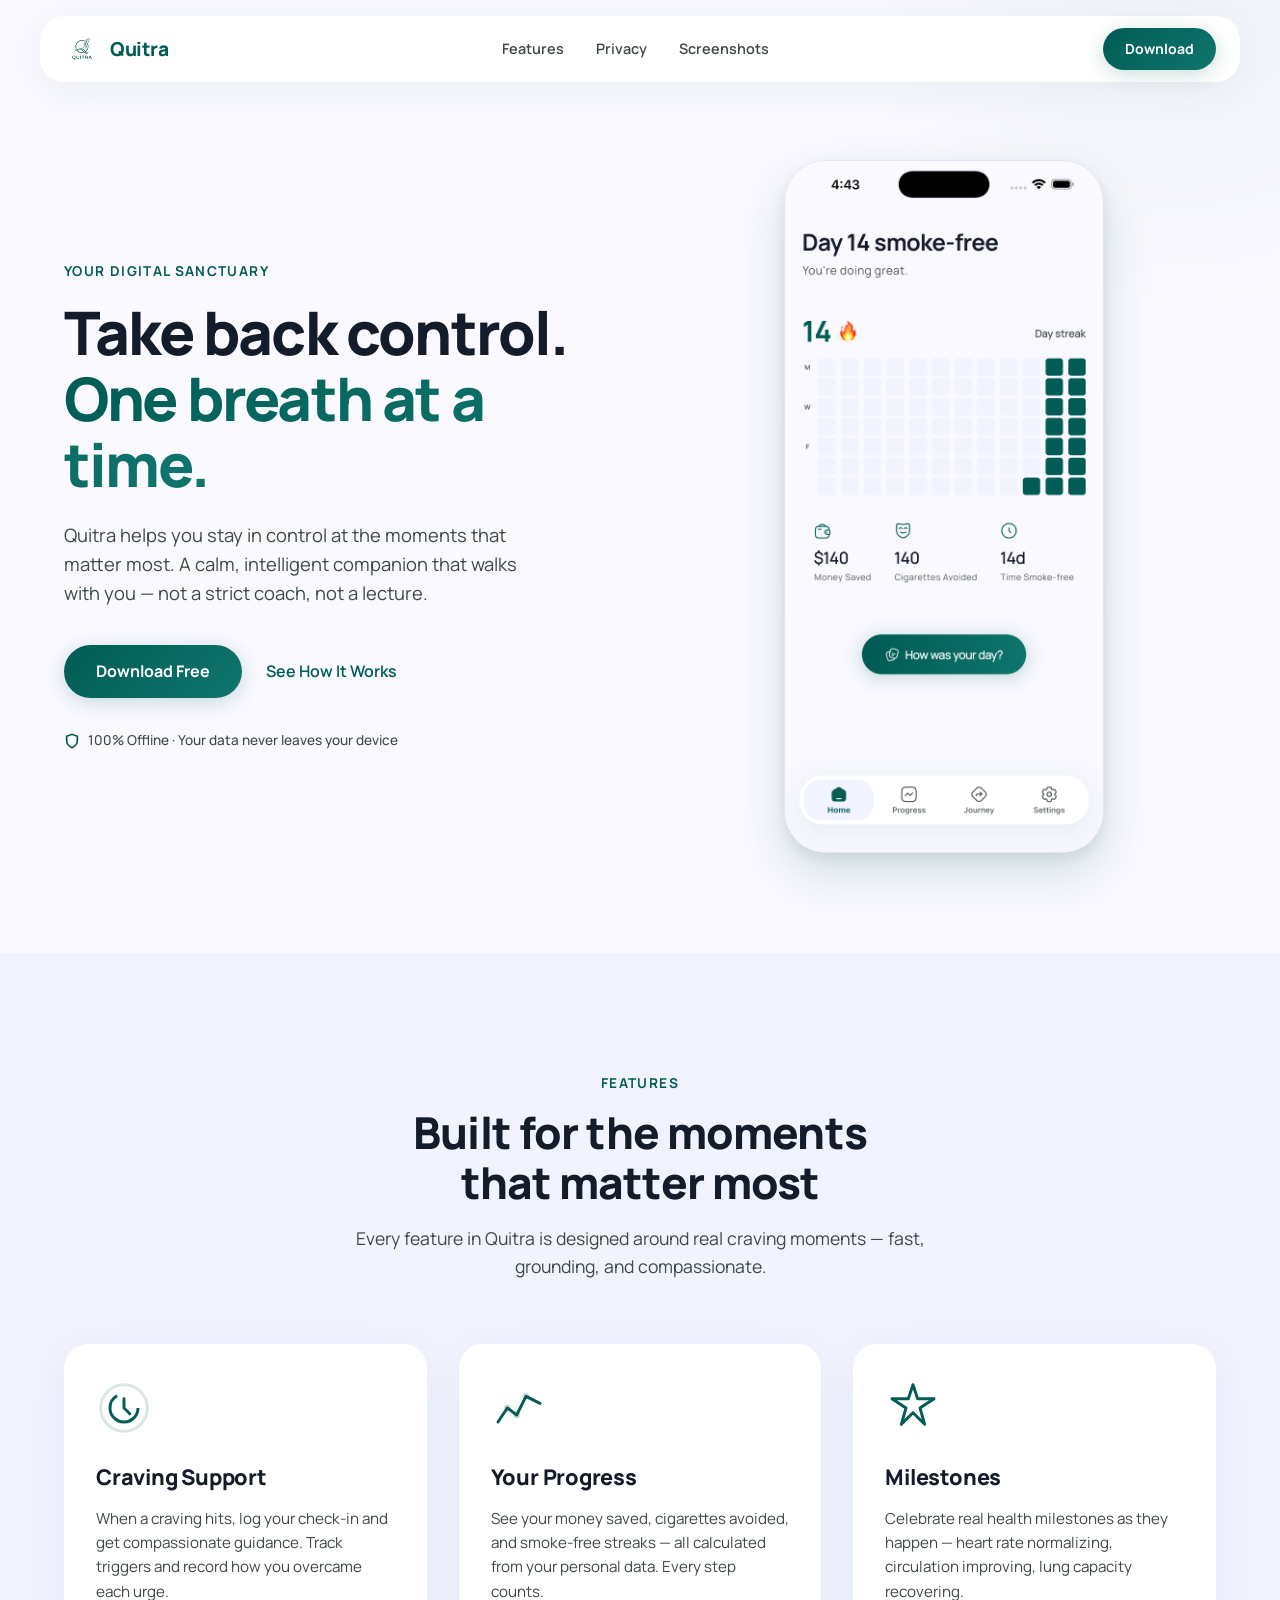
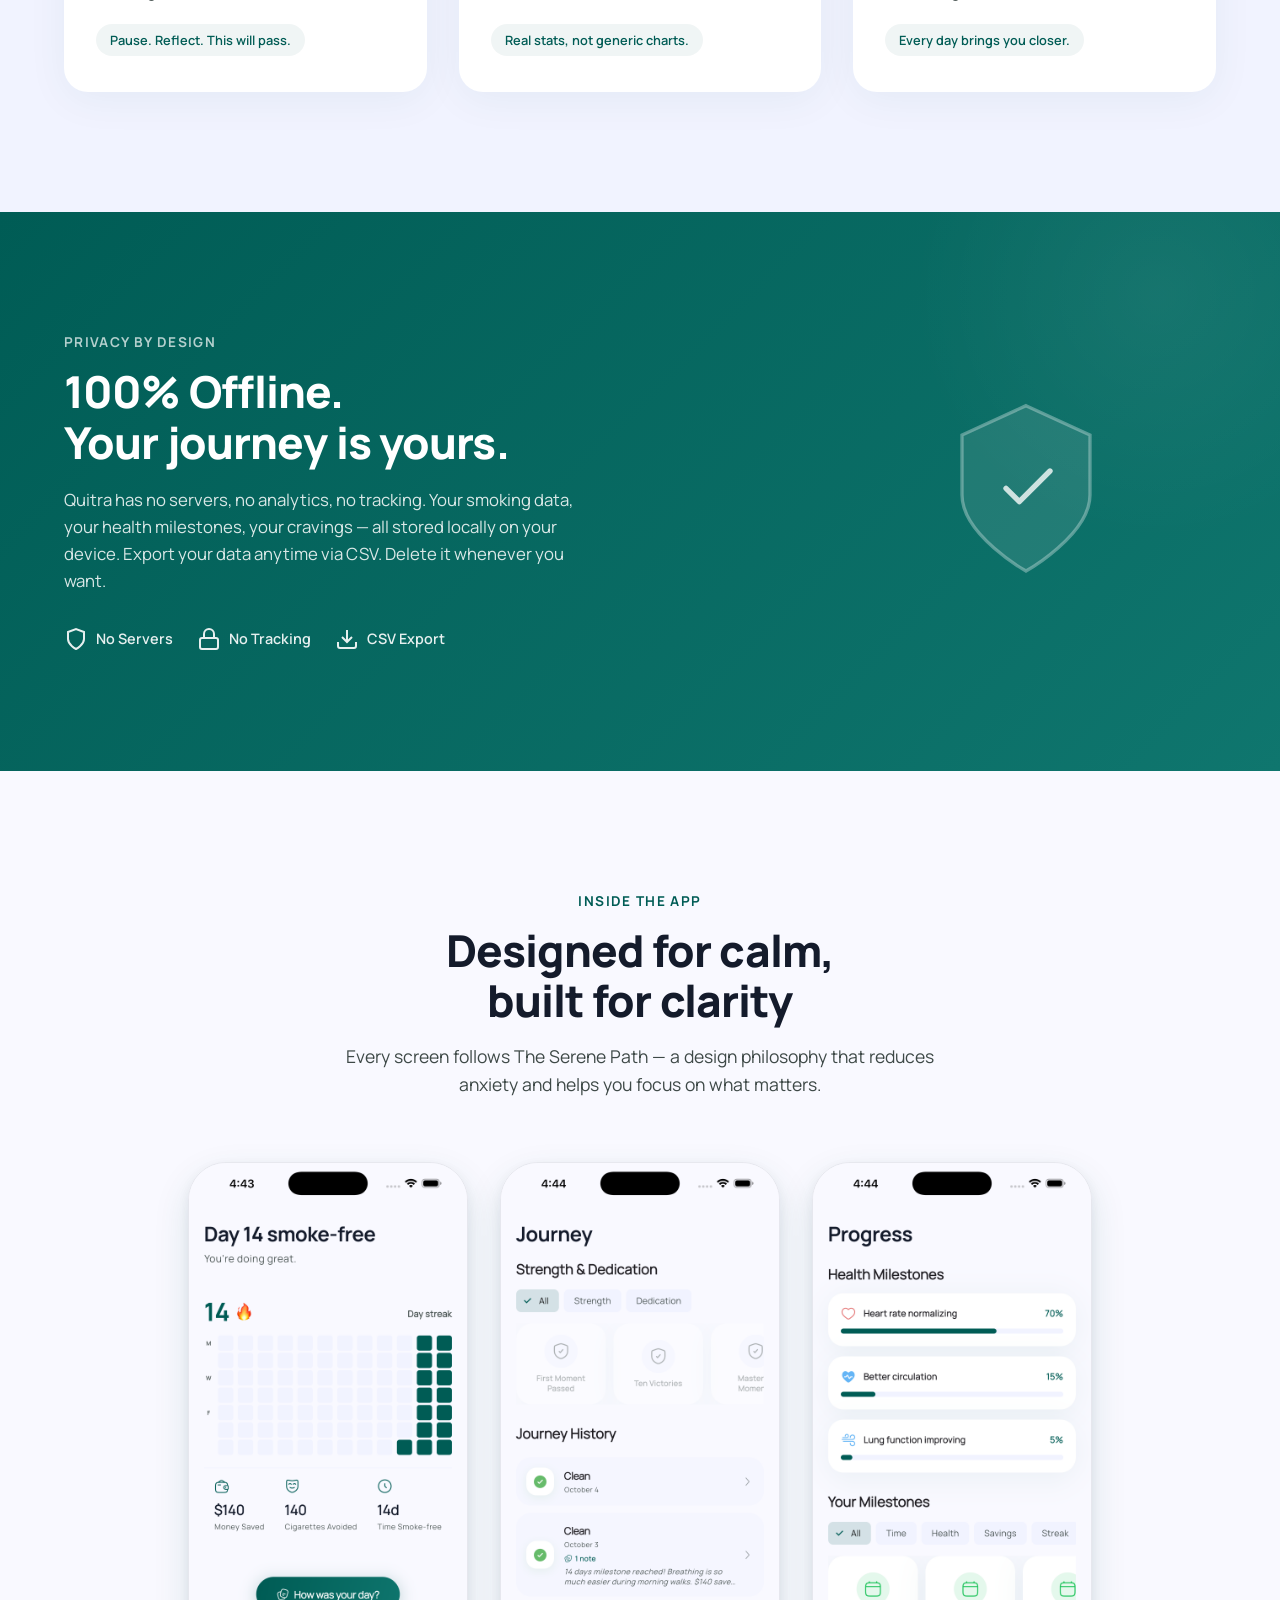
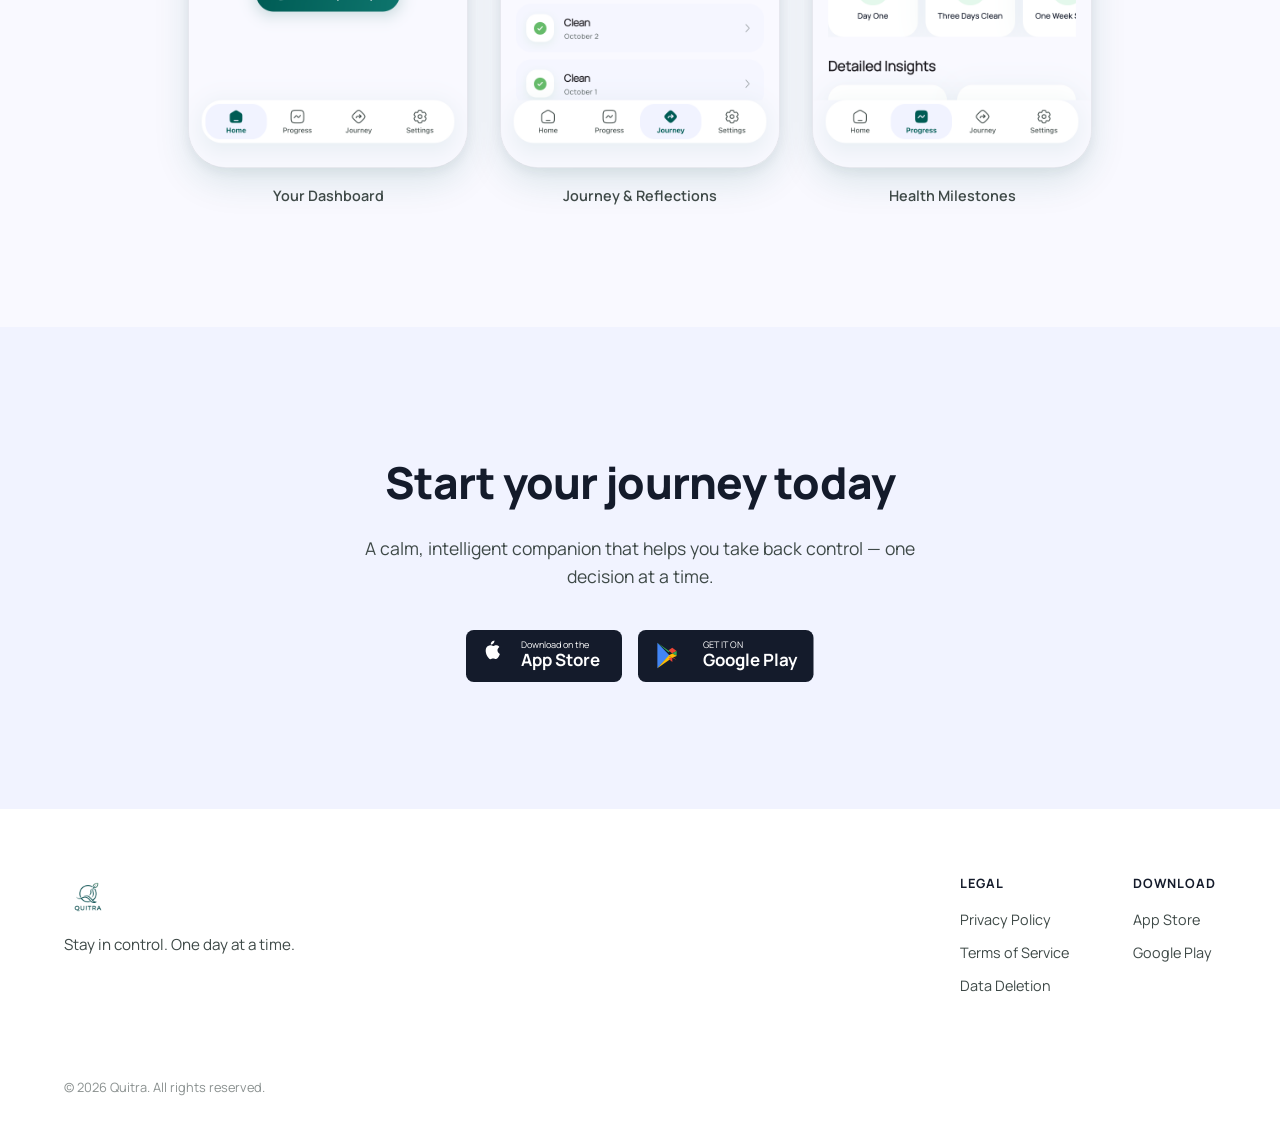
<file: site/index.html>
<!DOCTYPE html>
<html lang="en">
<head>
  <meta charset="UTF-8">
  <meta name="viewport" content="width=device-width, initial-scale=1.0">
  <title>Quitra — Quit Smoking Smart</title>
  <meta name="description" content="Quitra helps you stay in control at the moments that matter most. A calm, intelligent companion for quitting smoking — 100% offline, 100% private.">
  <link rel="icon" type="image/png" href="images/logo.png">

  <!-- Fonts -->
  <link rel="preconnect" href="https://fonts.googleapis.com">
  <link rel="preconnect" href="https://fonts.gstatic.com" crossorigin>
  <link href="https://fonts.googleapis.com/css2?family=Manrope:wght@400;500;600;700;800&display=swap" rel="stylesheet">

  <link rel="stylesheet" href="style.css">
</head>
<body>

  <!-- ===================== NAVBAR ===================== -->
  <nav class="navbar" id="navbar">
    <div class="navbar-inner container">
      <a href="/" class="navbar-brand" aria-label="Quitra Home">
        <img src="images/logo.png" alt="Quitra Logo" class="navbar-logo">
        <span class="navbar-wordmark">Quitra</span>
      </a>
      <ul class="navbar-links" id="navbar-links">
        <li><a href="#features">Features</a></li>
        <li><a href="#privacy">Privacy</a></li>
        <li><a href="#screenshots">Screenshots</a></li>
      </ul>
      <a href="#download" class="btn-pill btn-sm navbar-cta">Download</a>
      <button class="navbar-toggle" id="navbar-toggle" aria-label="Toggle navigation menu">
        <span></span><span></span><span></span>
      </button>
    </div>
  </nav>

  <!-- ===================== HERO ===================== -->
  <section class="hero" id="hero">
    <div class="container hero-grid">
      <div class="hero-content">
        <p class="hero-eyebrow">Your Digital Sanctuary</p>
        <h1 class="hero-title">Take back control.<br><span class="hero-title-accent">One breath at a time.</span></h1>
        <p class="hero-subtitle">Quitra helps you stay in control at the moments that matter most. A calm, intelligent companion that walks with you — not a strict coach, not a lecture.</p>
        <div class="hero-actions">
          <a href="#download" class="btn-pill">Download Free</a>
          <a href="#features" class="btn-ghost">See How It Works</a>
        </div>
        <div class="hero-trust">
          <svg width="16" height="16" viewBox="0 0 24 24" fill="none" stroke="currentColor" stroke-width="2.5"><path d="M12 22s8-4 8-10V5l-8-3-8 3v7c0 6 8 10 8 10z"/></svg>
          <span>100% Offline · Your data never leaves your device</span>
        </div>
      </div>
      <div class="hero-visual">
        <div class="hero-phone-wrapper">
          <img src="images/hero-phone.png" alt="Quitra app showing 14 days smoke-free dashboard" class="hero-phone" loading="eager">
          <div class="hero-phone-glow"></div>
        </div>
      </div>
    </div>
  </section>

  <!-- ===================== FEATURES ===================== -->
  <section class="features" id="features">
    <div class="container">
      <div class="section-header">
        <p class="section-eyebrow">Features</p>
        <h2 class="section-title">Built for the moments<br>that matter most</h2>
        <p class="section-subtitle">Every feature in Quitra is designed around real craving moments — fast, grounding, and compassionate.</p>
      </div>
      <div class="features-grid">

        <div class="feature-card">
          <div class="feature-icon">
            <svg viewBox="0 0 48 48" fill="none"><circle cx="24" cy="24" r="20" stroke="currentColor" stroke-width="2.5" opacity="0.15"/><circle cx="24" cy="24" r="12" stroke="currentColor" stroke-width="2.5" stroke-dasharray="50 25"/><path d="M24 16v8l5 5" stroke="currentColor" stroke-width="2.5" stroke-linecap="round"/></svg>
          </div>
          <h3 class="feature-title">Craving Support</h3>
          <p class="feature-body">When a craving hits, log your check-in and get compassionate guidance. Track triggers and record how you overcame each urge.</p>
          <span class="feature-tag">Pause. Reflect. This will pass.</span>
        </div>

        <div class="feature-card">
          <div class="feature-icon">
            <svg viewBox="0 0 48 48" fill="none"><path d="M6 36 L14 24 L22 30 L30 14 L42 20" stroke="currentColor" stroke-width="2.5" stroke-linecap="round" stroke-linejoin="round"/><circle cx="14" cy="24" r="3" fill="currentColor" opacity="0.2"/><circle cx="22" cy="30" r="3" fill="currentColor" opacity="0.2"/><circle cx="30" cy="14" r="3" fill="currentColor" opacity="0.2"/></svg>
          </div>
          <h3 class="feature-title">Your Progress</h3>
          <p class="feature-body">See your money saved, cigarettes avoided, and smoke-free streaks — all calculated from your personal data. Every step counts.</p>
          <span class="feature-tag">Real stats, not generic charts.</span>
        </div>

        <div class="feature-card">
          <div class="feature-icon">
            <svg viewBox="0 0 48 48" fill="none"><path d="M24 4 L28 16 L42 16 L30 24 L34 38 L24 28 L14 38 L18 24 L6 16 L20 16Z" stroke="currentColor" stroke-width="2.5" stroke-linejoin="round"/></svg>
          </div>
          <h3 class="feature-title">Milestones</h3>
          <p class="feature-body">Celebrate real health milestones as they happen — heart rate normalizing, circulation improving, lung capacity recovering.</p>
          <span class="feature-tag">Every day brings you closer.</span>
        </div>

      </div>
    </div>
  </section>

  <!-- ===================== PRIVACY CALLOUT ===================== -->
  <section class="privacy-callout" id="privacy">
    <div class="container privacy-grid">
      <div class="privacy-content">
        <p class="privacy-eyebrow">Privacy by Design</p>
        <h2 class="privacy-title">100% Offline.<br>Your journey is yours.</h2>
        <p class="privacy-body">Quitra has no servers, no analytics, no tracking. Your smoking data, your health milestones, your cravings — all stored locally on your device. Export your data anytime via CSV. Delete it whenever you want.</p>
        <div class="privacy-badges">
          <div class="privacy-badge">
            <svg width="24" height="24" viewBox="0 0 24 24" fill="none" stroke="currentColor" stroke-width="2"><path d="M12 22s8-4 8-10V5l-8-3-8 3v7c0 6 8 10 8 10z"/></svg>
            <span>No Servers</span>
          </div>
          <div class="privacy-badge">
            <svg width="24" height="24" viewBox="0 0 24 24" fill="none" stroke="currentColor" stroke-width="2"><rect x="3" y="11" width="18" height="11" rx="2" ry="2"/><path d="M7 11V7a5 5 0 0 1 10 0v4"/></svg>
            <span>No Tracking</span>
          </div>
          <div class="privacy-badge">
            <svg width="24" height="24" viewBox="0 0 24 24" fill="none" stroke="currentColor" stroke-width="2"><path d="M21 15v4a2 2 0 0 1-2 2H5a2 2 0 0 1-2-2v-4"/><polyline points="7 10 12 15 17 10"/><line x1="12" y1="15" x2="12" y2="3"/></svg>
            <span>CSV Export</span>
          </div>
        </div>
      </div>
      <div class="privacy-visual">
        <div class="privacy-shield">
          <svg viewBox="0 0 120 140" fill="none">
            <path d="M60 8 L108 30 V75 C108 105 60 132 60 132 C60 132 12 105 12 75 V30 Z" fill="url(#shield-grad)" opacity="0.12"/>
            <path d="M60 8 L108 30 V75 C108 105 60 132 60 132 C60 132 12 105 12 75 V30 Z" stroke="white" stroke-width="2.5" opacity="0.4"/>
            <path d="M45 70 L55 80 L78 57" stroke="white" stroke-width="4" stroke-linecap="round" stroke-linejoin="round"/>
            <defs><linearGradient id="shield-grad" x1="12" y1="8" x2="108" y2="132"><stop stop-color="#fff" offset="0%"/><stop stop-color="#fff" offset="100%" stop-opacity="0.3"/></linearGradient></defs>
          </svg>
        </div>
      </div>
    </div>
  </section>

  <!-- ===================== SCREENSHOTS ===================== -->
  <section class="screenshots" id="screenshots">
    <div class="container">
      <div class="section-header">
        <p class="section-eyebrow">Inside the App</p>
        <h2 class="section-title">Designed for calm,<br>built for clarity</h2>
        <p class="section-subtitle">Every screen follows The Serene Path — a design philosophy that reduces anxiety and helps you focus on what matters.</p>
      </div>
      <div class="screenshots-track">
        <div class="screenshot-card">
          <img src="images/hero-phone.png" alt="Quitra dashboard showing smoke-free streak and heatmap" loading="lazy">
          <p class="screenshot-label">Your Dashboard</p>
        </div>
        <div class="screenshot-card">
          <img src="images/journey-screen.png" alt="Quitra journey timeline showing daily reflections and notes" loading="lazy">
          <p class="screenshot-label">Journey & Reflections</p>
        </div>
        <div class="screenshot-card">
          <img src="images/milestones-screen.png" alt="Health milestones timeline showing recovery progress" loading="lazy">
          <p class="screenshot-label">Health Milestones</p>
        </div>
      </div>
    </div>
  </section>

  <!-- ===================== DOWNLOAD CTA ===================== -->
  <section class="download" id="download">
    <div class="container download-content">
      <h2 class="download-title">Start your journey today</h2>
      <p class="download-subtitle">A calm, intelligent companion that helps you take back control — one decision at a time.</p>
      <div class="store-badges">
        <a href="#" class="store-badge" aria-label="Download on the App Store">
          <svg viewBox="0 0 120 40" fill="none">
            <rect width="120" height="40" rx="6" fill="#141B2B"/>
            <text x="42" y="14" fill="white" font-size="7" font-family="Manrope, sans-serif" font-weight="400">Download on the</text>
            <text x="42" y="28" fill="white" font-size="13" font-family="Manrope, sans-serif" font-weight="700">App Store</text>
            <g transform="translate(12, 7) scale(0.7)" fill="white"><path d="M18.71 19.5C17.88 20.74 17.02 21.96 15.77 21.99C14.53 22.02 14.12 21.27 12.71 21.27C11.3 21.27 10.84 21.96 9.67 22.02C8.45 22.08 7.46 20.68 6.62 19.45C4.9 16.93 3.58 12.35 5.36 9.28C6.24 7.75 7.82 6.76 9.54 6.73C10.72 6.71 11.84 7.53 12.57 7.53C13.3 7.53 14.68 6.53 16.12 6.7C16.73 6.72 18.5 6.95 19.58 8.61C19.49 8.67 17.39 9.87 17.41 12.39C17.44 15.41 20.06 16.38 20.09 16.39C20.07 16.44 19.67 17.84 18.71 19.5ZM13.08 4.62C13.78 3.78 14.25 2.62 14.11 1.44C13.11 1.49 11.9 2.11 11.17 2.95C10.52 3.69 9.95 4.87 10.12 6.01C11.23 6.09 12.37 5.46 13.08 4.62Z"/></g>
          </svg>
        </a>
        <a href="#" class="store-badge" aria-label="Get it on Google Play">
          <svg viewBox="0 0 135 40" fill="none">
            <rect width="135" height="40" rx="6" fill="#141B2B"/>
            <text x="50" y="14" fill="white" font-size="7" font-family="Manrope, sans-serif" font-weight="400">GET IT ON</text>
            <text x="50" y="28" fill="white" font-size="13" font-family="Manrope, sans-serif" font-weight="700">Google Play</text>
            <g transform="translate(12, 8) scale(0.58)"><path fill="#4285F4" d="M5 3.1L21.2 20 5 36.9V3.1z"/><path fill="#34A853" d="M24.8 17.1L5 3.1l14.8 12.7 5-2.7z"/><path fill="#FBBC04" d="M5 36.9l19.8-14-5-2.7L5 36.9z"/><path fill="#EA4335" d="M24.8 17.1l5.8-3.1L24.8 9.8l-5 3.1 5 4.2z"/><path fill="#EA4335" d="M24.8 22.9l5.8 3.1-5.8-4.2-5 2.7 5 4.2z"/><path fill="#34A853" d="M30.6 14l-5.8 3.1 5.8 3.1V14z"/><path fill="#FBBC04" d="M24.8 22.9l-5-2.7v-.2l5-2.7 5.8 3.1v.2l-5.8 2.3z"/></g>
          </svg>
        </a>
      </div>
    </div>
  </section>

  <!-- ===================== FOOTER ===================== -->
  <footer class="footer">
    <div class="container footer-inner">
      <div class="footer-brand">
        <img src="images/logo.png" alt="Quitra Logo" class="footer-logo">
        <p class="footer-tagline">Stay in control. One day at a time.</p>
      </div>
      <div class="footer-links">
        <div class="footer-col">
          <h4 class="footer-col-title">Legal</h4>
          <a href="privacy.html">Privacy Policy</a>
          <a href="terms.html">Terms of Service</a>
          <a href="data-deletion.html">Data Deletion</a>
        </div>
        <div class="footer-col">
          <h4 class="footer-col-title">Download</h4>
          <a href="#">App Store</a>
          <a href="#">Google Play</a>
        </div>
      </div>
      <div class="footer-bottom">
        <p>&copy; 2026 Quitra. All rights reserved.</p>
      </div>
    </div>
  </footer>

  <script>
    /* ---- Smooth Scroll ---- */
    document.querySelectorAll('a[href^="#"]').forEach(a => {
      a.addEventListener('click', e => {
        e.preventDefault();
        const t = document.querySelector(a.getAttribute('href'));
        if (t) t.scrollIntoView({ behavior: 'smooth', block: 'start' });
        /* Close mobile menu */
        document.getElementById('navbar-links').classList.remove('open');
        document.getElementById('navbar-toggle').classList.remove('open');
      });
    });

    /* ---- Mobile Menu Toggle ---- */
    const toggle = document.getElementById('navbar-toggle');
    const links = document.getElementById('navbar-links');
    toggle.addEventListener('click', () => {
      toggle.classList.toggle('open');
      links.classList.toggle('open');
    });

    /* ---- Navbar scroll shadow ---- */
    const navbar = document.getElementById('navbar');
    window.addEventListener('scroll', () => {
      navbar.classList.toggle('scrolled', window.scrollY > 24);
    }, { passive: true });

    /* ---- Intersection Observer for fade-in ---- */
    const observer = new IntersectionObserver((entries) => {
      entries.forEach(entry => {
        if (entry.isIntersecting) {
          entry.target.classList.add('visible');
          observer.unobserve(entry.target);
        }
      });
    }, { threshold: 0.15 });

    document.querySelectorAll('.feature-card, .screenshot-card, .privacy-content, .privacy-visual, .download-content').forEach(el => {
      observer.observe(el);
    });
  </script>
</body>
</html>
</file>
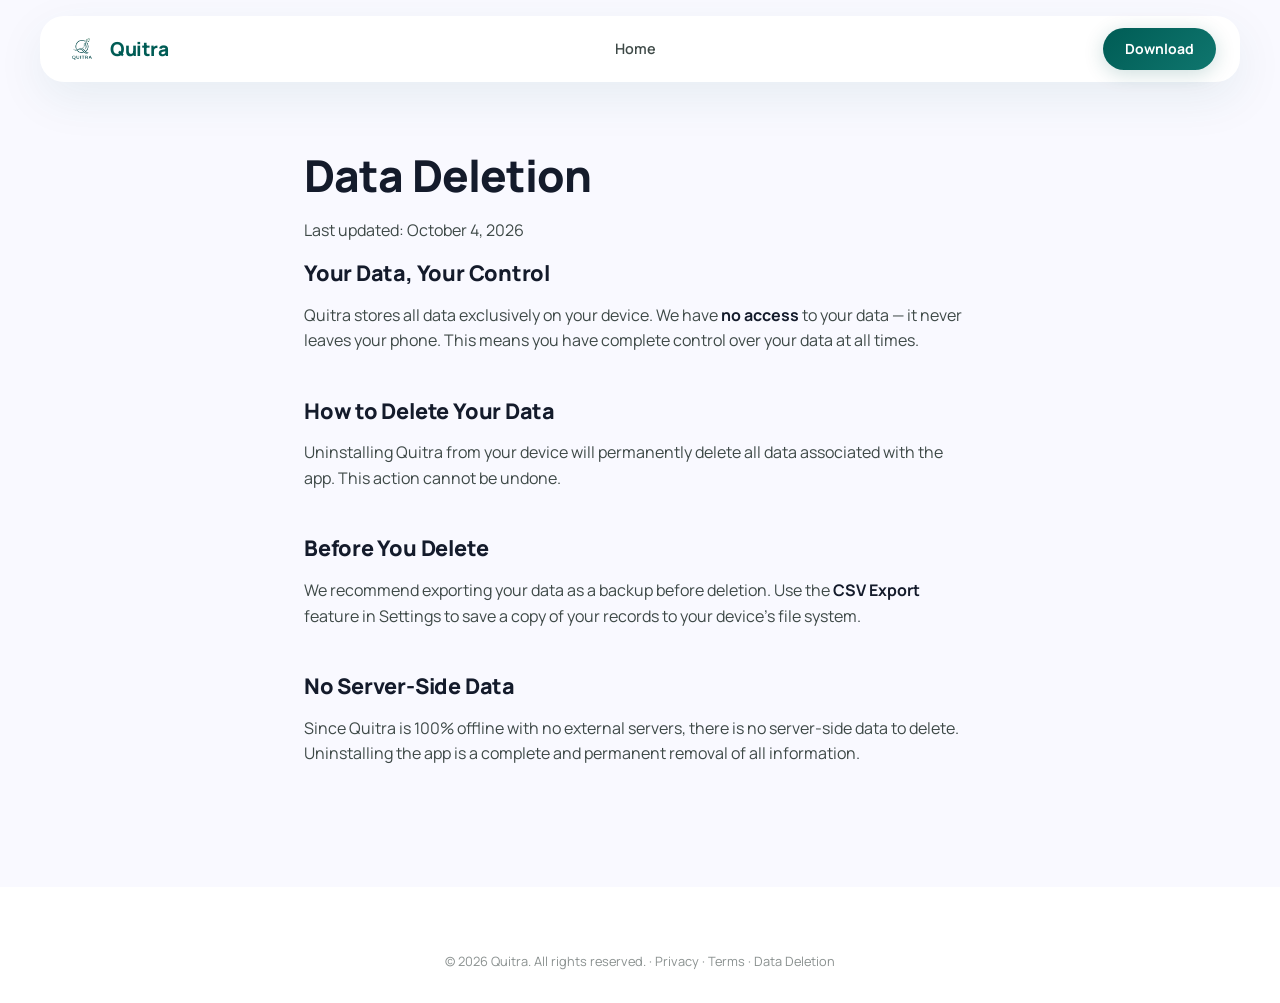
<file: site/data-deletion.html>
<!DOCTYPE html>
<html lang="en">
<head>
  <meta charset="UTF-8">
  <meta name="viewport" content="width=device-width, initial-scale=1.0">
  <title>Data Deletion — Quitra</title>
  <meta name="description" content="How to delete your data from Quitra. All data is stored locally — full instructions for data removal.">
  <link rel="icon" type="image/png" href="images/logo.png">
  <link rel="preconnect" href="https://fonts.googleapis.com">
  <link rel="preconnect" href="https://fonts.gstatic.com" crossorigin>
  <link href="https://fonts.googleapis.com/css2?family=Manrope:wght@400;500;600;700;800&display=swap" rel="stylesheet">
  <link rel="stylesheet" href="style.css">
  <link rel="stylesheet" href="legal.css">
</head>
<body>

  <nav class="navbar scrolled" id="navbar">
    <div class="navbar-inner container">
      <a href="/" class="navbar-brand" aria-label="Quitra Home">
        <img src="images/logo.png" alt="Quitra Logo" class="navbar-logo">
        <span class="navbar-wordmark">Quitra</span>
      </a>
      <ul class="navbar-links">
        <li><a href="/">Home</a></li>
      </ul>
      <a href="/#download" class="btn-pill btn-sm navbar-cta">Download</a>
    </div>
  </nav>

  <main class="legal-page">
    <div class="container legal-content">
      <h1 class="legal-title">Data Deletion</h1>
      <p class="legal-updated">Last updated: October 4, 2026</p>

      <section>
        <h2>Your Data, Your Control</h2>
        <p>Quitra stores all data exclusively on your device. We have <strong>no access</strong> to your data — it never leaves your phone. This means you have complete control over your data at all times.</p>
      </section>

      <section>
        <h2>How to Delete Your Data</h2>
        <p>Uninstalling Quitra from your device will permanently delete all data associated with the app. This action cannot be undone.</p>
      </section>

      <section>
        <h2>Before You Delete</h2>
        <p>We recommend exporting your data as a backup before deletion. Use the <strong>CSV Export</strong> feature in Settings to save a copy of your records to your device's file system.</p>
      </section>

      <section>
        <h2>No Server-Side Data</h2>
        <p>Since Quitra is 100% offline with no external servers, there is no server-side data to delete. Uninstalling the app is a complete and permanent removal of all information.</p>
      </section>
    </div>
  </main>

  <footer class="footer">
    <div class="container footer-inner" style="grid-template-columns: 1fr; text-align: center;">
      <div class="footer-bottom" style="padding-top: 0;">
        <p>&copy; 2026 Quitra. All rights reserved. · <a href="privacy.html">Privacy</a> · <a href="terms.html">Terms</a> · <a href="data-deletion.html">Data Deletion</a></p>
      </div>
    </div>
  </footer>

</body>
</html>
</file>
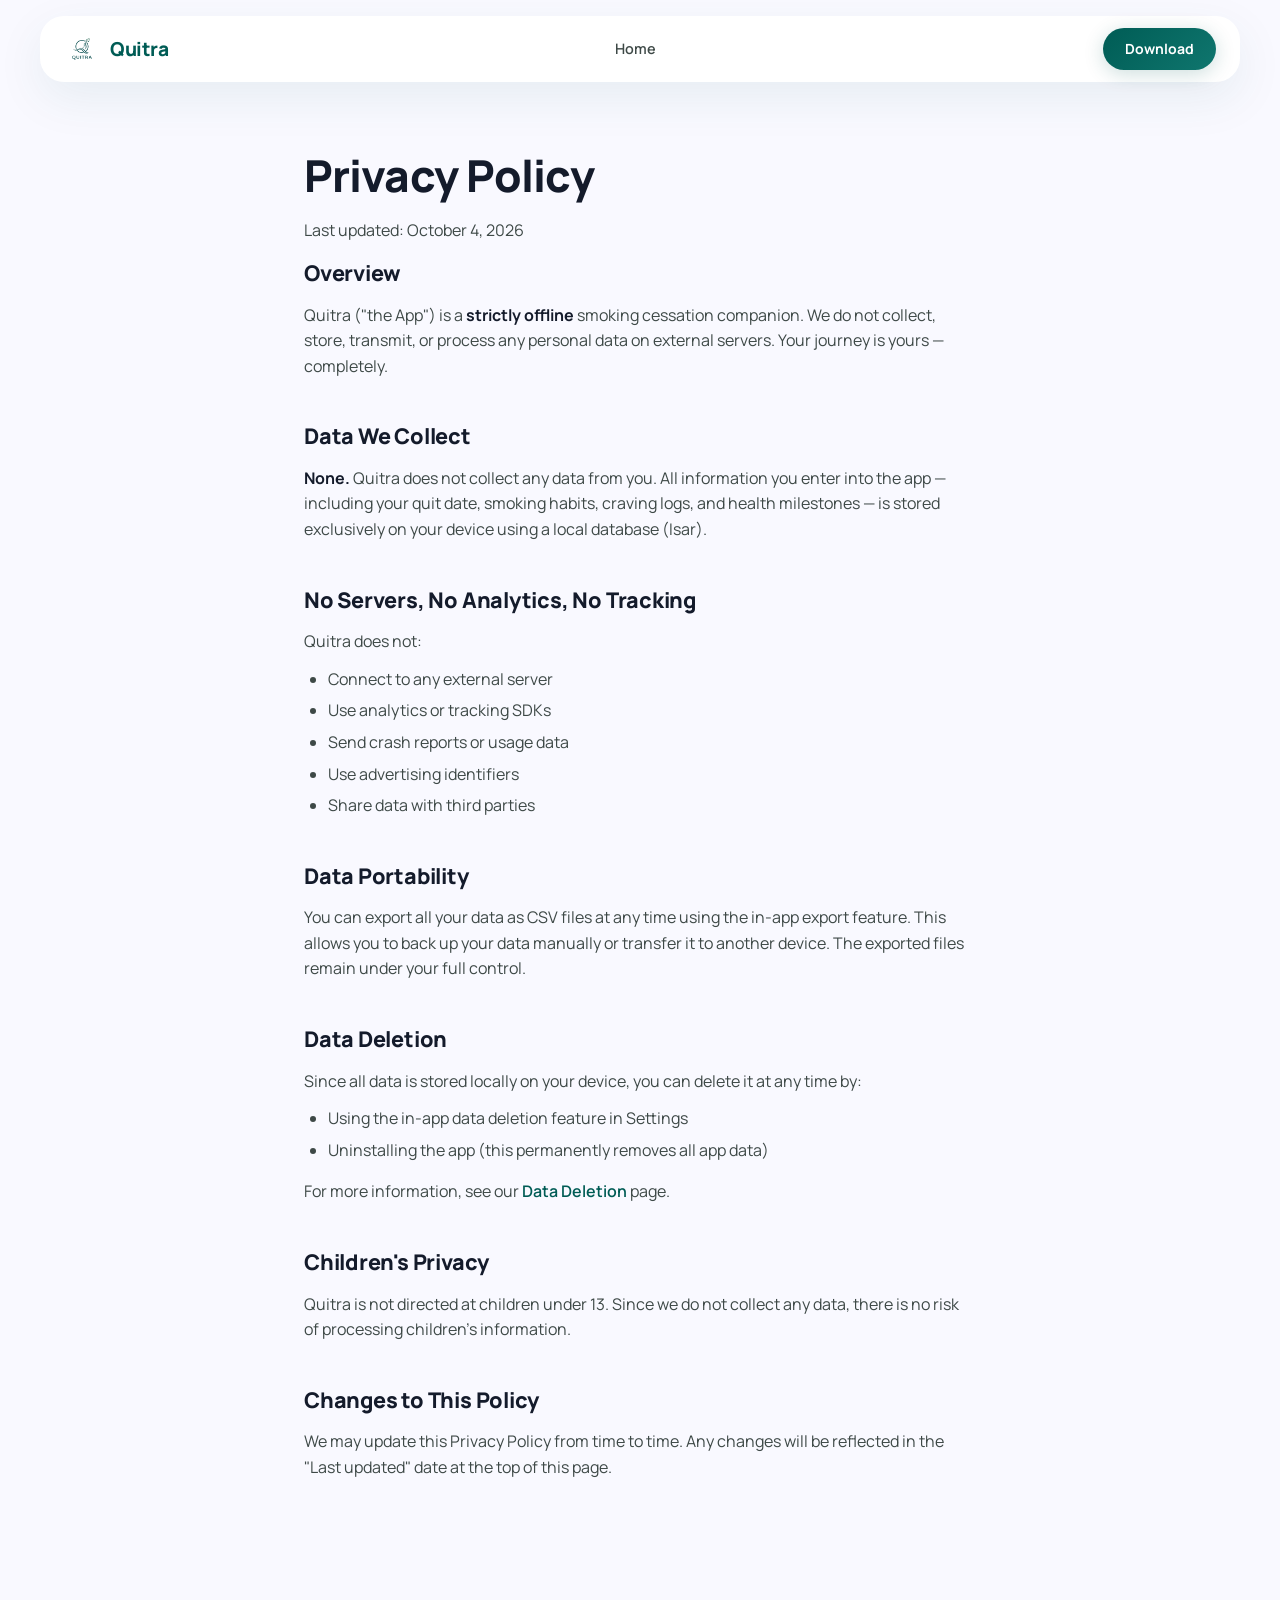
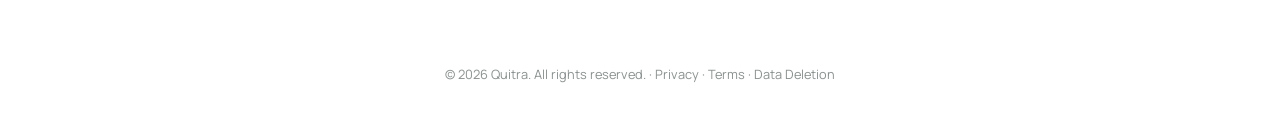
<file: site/privacy.html>
<!DOCTYPE html>
<html lang="en">
<head>
  <meta charset="UTF-8">
  <meta name="viewport" content="width=device-width, initial-scale=1.0">
  <title>Privacy Policy — Quitra</title>
  <meta name="description" content="Quitra privacy policy. Quitra is 100% offline — no data collection, no servers, no tracking.">
  <link rel="icon" type="image/png" href="images/logo.png">
  <link rel="preconnect" href="https://fonts.googleapis.com">
  <link rel="preconnect" href="https://fonts.gstatic.com" crossorigin>
  <link href="https://fonts.googleapis.com/css2?family=Manrope:wght@400;500;600;700;800&display=swap" rel="stylesheet">
  <link rel="stylesheet" href="style.css">
  <link rel="stylesheet" href="legal.css">
</head>
<body>

  <nav class="navbar scrolled" id="navbar">
    <div class="navbar-inner container">
      <a href="/" class="navbar-brand" aria-label="Quitra Home">
        <img src="images/logo.png" alt="Quitra Logo" class="navbar-logo">
        <span class="navbar-wordmark">Quitra</span>
      </a>
      <ul class="navbar-links">
        <li><a href="/">Home</a></li>
      </ul>
      <a href="/#download" class="btn-pill btn-sm navbar-cta">Download</a>
    </div>
  </nav>

  <main class="legal-page">
    <div class="container legal-content">
      <h1 class="legal-title">Privacy Policy</h1>
      <p class="legal-updated">Last updated: October 4, 2026</p>

      <section>
        <h2>Overview</h2>
        <p>Quitra ("the App") is a <strong>strictly offline</strong> smoking cessation companion. We do not collect, store, transmit, or process any personal data on external servers. Your journey is yours — completely.</p>
      </section>

      <section>
        <h2>Data We Collect</h2>
        <p><strong>None.</strong> Quitra does not collect any data from you. All information you enter into the app — including your quit date, smoking habits, craving logs, and health milestones — is stored exclusively on your device using a local database (Isar).</p>
      </section>

      <section>
        <h2>No Servers, No Analytics, No Tracking</h2>
        <p>Quitra does not:</p>
        <ul>
          <li>Connect to any external server</li>
          <li>Use analytics or tracking SDKs</li>
          <li>Send crash reports or usage data</li>
          <li>Use advertising identifiers</li>
          <li>Share data with third parties</li>
        </ul>
      </section>

      <section>
        <h2>Data Portability</h2>
        <p>You can export all your data as CSV files at any time using the in-app export feature. This allows you to back up your data manually or transfer it to another device. The exported files remain under your full control.</p>
      </section>

      <section>
        <h2>Data Deletion</h2>
        <p>Since all data is stored locally on your device, you can delete it at any time by:</p>
        <ul>
          <li>Using the in-app data deletion feature in Settings</li>
          <li>Uninstalling the app (this permanently removes all app data)</li>
        </ul>
        <p>For more information, see our <a href="data-deletion.html">Data Deletion</a> page.</p>
      </section>

      <section>
        <h2>Children's Privacy</h2>
        <p>Quitra is not directed at children under 13. Since we do not collect any data, there is no risk of processing children's information.</p>
      </section>

      <section>
        <h2>Changes to This Policy</h2>
        <p>We may update this Privacy Policy from time to time. Any changes will be reflected in the "Last updated" date at the top of this page.</p>
      </section>
    </div>
  </main>

  <footer class="footer">
    <div class="container footer-inner" style="grid-template-columns: 1fr; text-align: center;">
      <div class="footer-bottom" style="padding-top: 0;">
        <p>&copy; 2026 Quitra. All rights reserved. · <a href="privacy.html">Privacy</a> · <a href="terms.html">Terms</a> · <a href="data-deletion.html">Data Deletion</a></p>
      </div>
    </div>
  </footer>

</body>
</html>
</file>
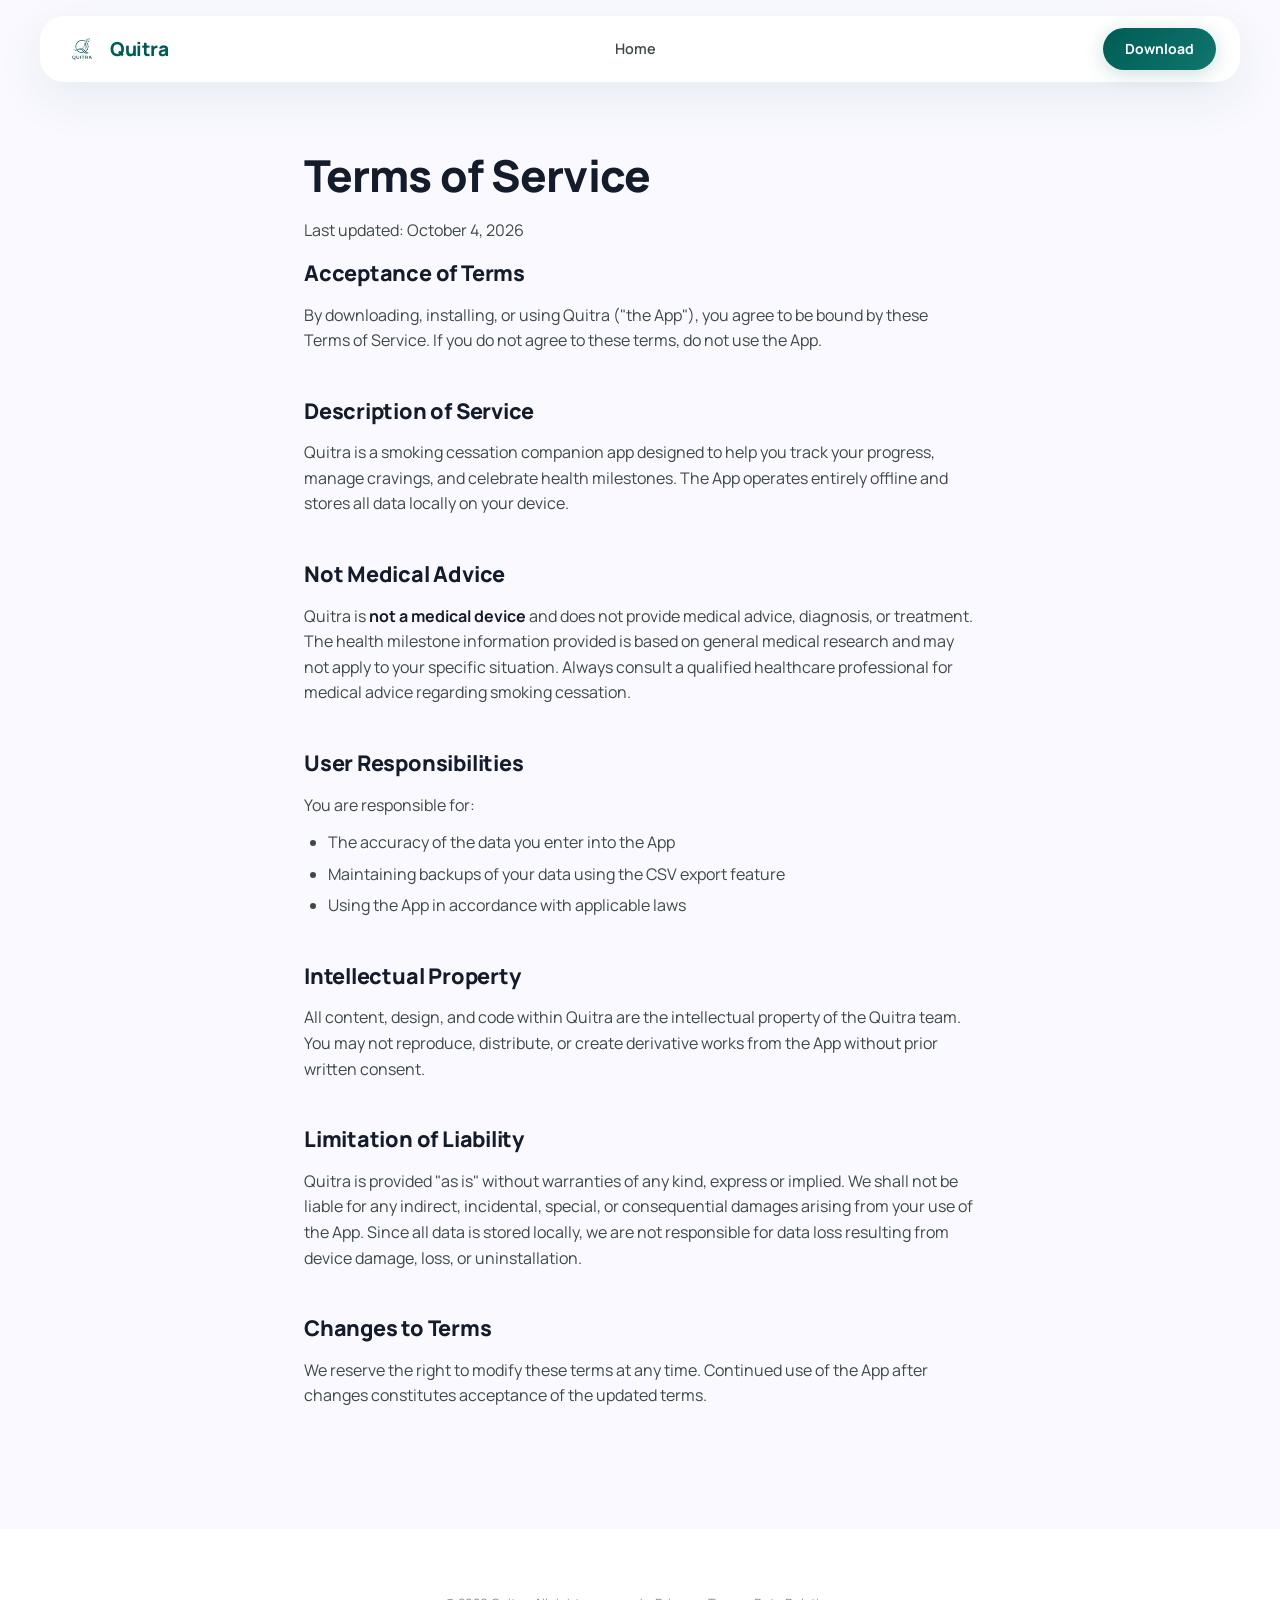
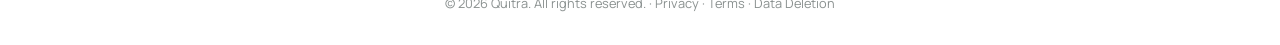
<file: site/terms.html>
<!DOCTYPE html>
<html lang="en">
<head>
  <meta charset="UTF-8">
  <meta name="viewport" content="width=device-width, initial-scale=1.0">
  <title>Terms of Service — Quitra</title>
  <meta name="description" content="Quitra terms of service.">
  <link rel="icon" type="image/png" href="images/logo.png">
  <link rel="preconnect" href="https://fonts.googleapis.com">
  <link rel="preconnect" href="https://fonts.gstatic.com" crossorigin>
  <link href="https://fonts.googleapis.com/css2?family=Manrope:wght@400;500;600;700;800&display=swap" rel="stylesheet">
  <link rel="stylesheet" href="style.css">
  <link rel="stylesheet" href="legal.css">
</head>
<body>

  <nav class="navbar scrolled" id="navbar">
    <div class="navbar-inner container">
      <a href="/" class="navbar-brand" aria-label="Quitra Home">
        <img src="images/logo.png" alt="Quitra Logo" class="navbar-logo">
        <span class="navbar-wordmark">Quitra</span>
      </a>
      <ul class="navbar-links">
        <li><a href="/">Home</a></li>
      </ul>
      <a href="/#download" class="btn-pill btn-sm navbar-cta">Download</a>
    </div>
  </nav>

  <main class="legal-page">
    <div class="container legal-content">
      <h1 class="legal-title">Terms of Service</h1>
      <p class="legal-updated">Last updated: October 4, 2026</p>

      <section>
        <h2>Acceptance of Terms</h2>
        <p>By downloading, installing, or using Quitra ("the App"), you agree to be bound by these Terms of Service. If you do not agree to these terms, do not use the App.</p>
      </section>

      <section>
        <h2>Description of Service</h2>
        <p>Quitra is a smoking cessation companion app designed to help you track your progress, manage cravings, and celebrate health milestones. The App operates entirely offline and stores all data locally on your device.</p>
      </section>

      <section>
        <h2>Not Medical Advice</h2>
        <p>Quitra is <strong>not a medical device</strong> and does not provide medical advice, diagnosis, or treatment. The health milestone information provided is based on general medical research and may not apply to your specific situation. Always consult a qualified healthcare professional for medical advice regarding smoking cessation.</p>
      </section>

      <section>
        <h2>User Responsibilities</h2>
        <p>You are responsible for:</p>
        <ul>
          <li>The accuracy of the data you enter into the App</li>
          <li>Maintaining backups of your data using the CSV export feature</li>
          <li>Using the App in accordance with applicable laws</li>
        </ul>
      </section>

      <section>
        <h2>Intellectual Property</h2>
        <p>All content, design, and code within Quitra are the intellectual property of the Quitra team. You may not reproduce, distribute, or create derivative works from the App without prior written consent.</p>
      </section>

      <section>
        <h2>Limitation of Liability</h2>
        <p>Quitra is provided "as is" without warranties of any kind, express or implied. We shall not be liable for any indirect, incidental, special, or consequential damages arising from your use of the App. Since all data is stored locally, we are not responsible for data loss resulting from device damage, loss, or uninstallation.</p>
      </section>

      <section>
        <h2>Changes to Terms</h2>
        <p>We reserve the right to modify these terms at any time. Continued use of the App after changes constitutes acceptance of the updated terms.</p>
      </section>
    </div>
  </main>

  <footer class="footer">
    <div class="container footer-inner" style="grid-template-columns: 1fr; text-align: center;">
      <div class="footer-bottom" style="padding-top: 0;">
        <p>&copy; 2026 Quitra. All rights reserved. · <a href="privacy.html">Privacy</a> · <a href="terms.html">Terms</a> · <a href="data-deletion.html">Data Deletion</a></p>
      </div>
    </div>
  </footer>

</body>
</html>
</file>
<file: site/style.css>
/* ============================================================
   Quitra Landing Page — The Serene Path Design System
   ============================================================ */

/* ---- Design Tokens ---- */
:root {
  /* Surface Stack */
  --surface: #F9F9FF;
  --surface-container-low: #F1F3FF;
  --surface-container-high: #E1E8FD;
  --surface-container-lowest: #FFFFFF;

  /* Brand Teals */
  --primary: #005C55;
  --primary-container: #0F766E;
  --primary-gradient: linear-gradient(135deg, #005C55 0%, #0F766E 100%);
  --tertiary: #8F4C38;

  /* Typography Colors */
  --on-surface: #141B2B;
  --on-surface-variant: #3E4947;
  --outline-variant: rgba(62, 73, 71, 0.15);

  /* Ambient Shadows */
  --shadow-ambient: 0 8px 40px rgba(0, 92, 85, 0.06);
  --shadow-ambient-lg: 0 16px 48px rgba(0, 92, 85, 0.08);
  --shadow-ambient-xl: 0 24px 64px rgba(0, 92, 85, 0.1);

  /* Radii */
  --radius-sm: 0.75rem;
  --radius-md: 1.5rem;
  --radius-lg: 2rem;
  --radius-pill: 9999px;

  /* Typography */
  --font-family: 'Manrope', -apple-system, BlinkMacSystemFont, 'Segoe UI', Roboto, sans-serif;
  --line-height-body: 1.6;
}

/* ---- Reset & Base ---- */
*, *::before, *::after { box-sizing: border-box; margin: 0; padding: 0; }

html {
  scroll-behavior: smooth;
  scroll-padding-top: 100px;
}

body {
  font-family: var(--font-family);
  color: var(--on-surface);
  background: var(--surface);
  line-height: var(--line-height-body);
  -webkit-font-smoothing: antialiased;
  -moz-osx-font-smoothing: grayscale;
  overflow-x: hidden;
}

img { display: block; max-width: 100%; height: auto; }
a { color: inherit; text-decoration: none; }
ul { list-style: none; }

.container {
  width: 100%;
  max-width: 1200px;
  margin: 0 auto;
  padding: 0 24px;
}

/* ---- Animations ---- */
@keyframes fadeInUp {
  from { opacity: 0; transform: translateY(32px); }
  to   { opacity: 1; transform: translateY(0); }
}

@keyframes float {
  0%, 100% { transform: translateY(0); }
  50%      { transform: translateY(-12px); }
}

@keyframes pulseGlow {
  0%, 100% { opacity: 0.3; transform: scale(1); }
  50%      { opacity: 0.6; transform: scale(1.05); }
}

/* Fade-in on intersection */
.feature-card, .screenshot-card, .privacy-content, .privacy-visual, .download-content {
  opacity: 0;
  transform: translateY(32px);
  transition: opacity 0.7s ease, transform 0.7s ease;
}
.feature-card.visible, .screenshot-card.visible, .privacy-content.visible,
.privacy-visual.visible, .download-content.visible {
  opacity: 1;
  transform: translateY(0);
}
.feature-card:nth-child(2) { transition-delay: 0.1s; }
.feature-card:nth-child(3) { transition-delay: 0.2s; }
.screenshot-card:nth-child(2) { transition-delay: 0.12s; }
.screenshot-card:nth-child(3) { transition-delay: 0.24s; }


/* ============================================================
   NAVBAR — Floating Sanctuary Card
   ============================================================ */
.navbar {
  position: fixed;
  top: 16px;
  left: 50%;
  transform: translateX(-50%);
  width: calc(100% - 48px);
  max-width: 1200px;
  z-index: 1000;
  transition: box-shadow 0.3s ease, top 0.3s ease;
}

.navbar-inner {
  display: flex;
  align-items: center;
  justify-content: space-between;
  gap: 24px;
  padding: 12px 24px;
  background: var(--surface-container-lowest);
  border-radius: var(--radius-md);
  box-shadow: var(--shadow-ambient);
}

.navbar.scrolled .navbar-inner {
  box-shadow: var(--shadow-ambient-lg);
}

.navbar-brand {
  display: flex;
  align-items: center;
  gap: 10px;
  flex-shrink: 0;
}

.navbar-logo {
  width: 36px;
  height: 36px;
  border-radius: 10px;
}

.navbar-wordmark {
  font-size: 1.2rem;
  font-weight: 800;
  letter-spacing: -0.02em;
  color: var(--primary);
}

.navbar-links {
  display: flex;
  align-items: center;
  gap: 32px;
}

.navbar-links a {
  font-size: 0.9rem;
  font-weight: 600;
  color: var(--on-surface-variant);
  transition: color 0.2s ease;
  position: relative;
}

.navbar-links a::after {
  content: '';
  position: absolute;
  bottom: -4px;
  left: 0;
  width: 0;
  height: 2px;
  background: var(--primary);
  border-radius: 1px;
  transition: width 0.25s ease;
}

.navbar-links a:hover { color: var(--primary); }
.navbar-links a:hover::after { width: 100%; }

.navbar-cta {
  flex-shrink: 0;
}

/* Hamburger */
.navbar-toggle {
  display: none;
  flex-direction: column;
  gap: 5px;
  background: none;
  border: none;
  cursor: pointer;
  padding: 4px;
}

.navbar-toggle span {
  display: block;
  width: 22px;
  height: 2px;
  background: var(--on-surface);
  border-radius: 2px;
  transition: all 0.3s ease;
}

.navbar-toggle.open span:nth-child(1) { transform: rotate(45deg) translate(5px, 5px); }
.navbar-toggle.open span:nth-child(2) { opacity: 0; }
.navbar-toggle.open span:nth-child(3) { transform: rotate(-45deg) translate(5px, -5px); }


/* ============================================================
   BUTTONS
   ============================================================ */
.btn-pill {
  display: inline-flex;
  align-items: center;
  justify-content: center;
  padding: 14px 32px;
  border-radius: var(--radius-pill);
  background: var(--primary-gradient);
  color: #FFFFFF;
  font-size: 1rem;
  font-weight: 700;
  font-family: var(--font-family);
  border: none;
  cursor: pointer;
  box-shadow: 0 4px 20px rgba(0, 92, 85, 0.2);
  transition: transform 0.15s ease, box-shadow 0.25s ease;
  text-decoration: none;
}

.btn-pill:hover {
  transform: translateY(-2px);
  box-shadow: 0 8px 28px rgba(0, 92, 85, 0.25);
}

.btn-pill:active { transform: scale(0.98); }

.btn-sm {
  padding: 10px 22px;
  font-size: 0.875rem;
}

.btn-ghost {
  display: inline-flex;
  align-items: center;
  gap: 6px;
  padding: 14px 8px;
  color: var(--primary);
  font-size: 1rem;
  font-weight: 600;
  font-family: var(--font-family);
  background: none;
  border: none;
  cursor: pointer;
  transition: gap 0.2s ease;
}

.btn-ghost:hover { gap: 10px; }


/* ============================================================
   HERO
   ============================================================ */
.hero {
  padding: 160px 0 100px;
  min-height: 100vh;
  display: flex;
  align-items: center;
  background: var(--surface);
  position: relative;
  overflow: hidden;
}

/* Subtle background pattern */
.hero::before {
  content: '';
  position: absolute;
  top: -40%;
  right: -20%;
  width: 700px;
  height: 700px;
  background: radial-gradient(circle, rgba(0, 92, 85, 0.04) 0%, transparent 70%);
  border-radius: 50%;
  pointer-events: none;
}

.hero-grid {
  display: grid;
  grid-template-columns: 1fr 1fr;
  gap: 64px;
  align-items: center;
}

.hero-content {
  animation: fadeInUp 0.8s ease both;
}

.hero-eyebrow {
  font-size: 0.85rem;
  font-weight: 700;
  text-transform: uppercase;
  letter-spacing: 0.1em;
  color: var(--primary);
  margin-bottom: 16px;
}

.hero-title {
  font-size: clamp(2.5rem, 5vw, 3.75rem);
  font-weight: 800;
  letter-spacing: -0.03em;
  line-height: 1.1;
  color: var(--on-surface);
  margin-bottom: 24px;
}

.hero-title-accent {
  background: var(--primary-gradient);
  -webkit-background-clip: text;
  -webkit-text-fill-color: transparent;
  background-clip: text;
}

.hero-subtitle {
  font-size: 1.15rem;
  color: var(--on-surface-variant);
  max-width: 480px;
  margin-bottom: 36px;
}

.hero-actions {
  display: flex;
  align-items: center;
  gap: 16px;
  flex-wrap: wrap;
  margin-bottom: 32px;
}

.hero-trust {
  display: flex;
  align-items: center;
  gap: 8px;
  font-size: 0.85rem;
  color: var(--on-surface-variant);
  font-weight: 500;
}

.hero-trust svg { color: var(--primary); flex-shrink: 0; }

.hero-visual {
  display: flex;
  justify-content: center;
  animation: fadeInUp 0.8s 0.2s ease both;
}

.hero-phone-wrapper {
  position: relative;
  animation: float 6s ease-in-out infinite;
}

.hero-phone {
  width: 320px;
  border-radius: 42px;
  border: 1px solid rgba(20, 27, 43, 0.08);
  box-shadow: 0 20px 48px rgba(0, 92, 85, 0.16), 0 6px 16px rgba(20, 27, 43, 0.08);
}

.hero-phone-glow {
  position: absolute;
  inset: -24px;
  background: radial-gradient(ellipse at center, rgba(0, 92, 85, 0.08) 0%, transparent 70%);
  border-radius: var(--radius-lg);
  z-index: -1;
  animation: pulseGlow 4s ease-in-out infinite;
}


/* ============================================================
   SECTION HEADERS
   ============================================================ */
.section-header {
  text-align: center;
  max-width: 640px;
  margin: 0 auto 64px;
}

.section-eyebrow {
  font-size: 0.85rem;
  font-weight: 700;
  text-transform: uppercase;
  letter-spacing: 0.1em;
  color: var(--primary);
  margin-bottom: 12px;
}

.section-title {
  font-size: clamp(2rem, 4vw, 2.75rem);
  font-weight: 800;
  letter-spacing: -0.02em;
  line-height: 1.15;
  color: var(--on-surface);
  margin-bottom: 16px;
}

.section-subtitle {
  font-size: 1.1rem;
  color: var(--on-surface-variant);
}


/* ============================================================
   FEATURES
   ============================================================ */
.features {
  padding: 120px 0;
  background: var(--surface-container-low);
}

.features-grid {
  display: grid;
  grid-template-columns: repeat(3, 1fr);
  gap: 32px;
}

.feature-card {
  background: var(--surface-container-lowest);
  border-radius: var(--radius-md);
  padding: 36px 32px;
  box-shadow: var(--shadow-ambient);
  transition: transform 0.3s ease, box-shadow 0.3s ease;
}

.feature-card:hover {
  transform: translateY(-6px);
  box-shadow: var(--shadow-ambient-lg);
}

.feature-icon {
  width: 56px;
  height: 56px;
  color: var(--primary);
  margin-bottom: 24px;
}

.feature-title {
  font-size: 1.35rem;
  font-weight: 800;
  letter-spacing: -0.01em;
  margin-bottom: 12px;
}

.feature-body {
  font-size: 0.95rem;
  color: var(--on-surface-variant);
  margin-bottom: 20px;
}

.feature-tag {
  display: inline-block;
  font-size: 0.8rem;
  font-weight: 600;
  color: var(--primary);
  background: rgba(0, 92, 85, 0.06);
  padding: 6px 14px;
  border-radius: var(--radius-pill);
}


/* ============================================================
   PRIVACY CALLOUT
   ============================================================ */
.privacy-callout {
  padding: 120px 0;
  background: var(--primary-gradient);
  color: white;
  position: relative;
  overflow: hidden;
}

/* Subtle circle decoration */
.privacy-callout::before {
  content: '';
  position: absolute;
  top: -30%;
  right: -10%;
  width: 500px;
  height: 500px;
  background: radial-gradient(circle, rgba(255,255,255,0.05) 0%, transparent 70%);
  border-radius: 50%;
  pointer-events: none;
}

.privacy-grid {
  display: grid;
  grid-template-columns: 1.3fr 0.7fr;
  gap: 64px;
  align-items: center;
}

.privacy-eyebrow {
  font-size: 0.85rem;
  font-weight: 700;
  text-transform: uppercase;
  letter-spacing: 0.1em;
  opacity: 0.7;
  margin-bottom: 12px;
}

.privacy-title {
  font-size: clamp(2rem, 4vw, 2.75rem);
  font-weight: 800;
  letter-spacing: -0.02em;
  line-height: 1.15;
  margin-bottom: 20px;
}

.privacy-body {
  font-size: 1.05rem;
  opacity: 0.85;
  max-width: 520px;
  margin-bottom: 32px;
}

.privacy-badges {
  display: flex;
  gap: 24px;
  flex-wrap: wrap;
}

.privacy-badge {
  display: flex;
  align-items: center;
  gap: 8px;
  font-size: 0.9rem;
  font-weight: 600;
  opacity: 0.9;
}

.privacy-visual {
  display: flex;
  justify-content: center;
  align-items: center;
}

.privacy-shield {
  width: 160px;
  opacity: 0.8;
  animation: float 5s ease-in-out infinite;
}


/* ============================================================
   SCREENSHOTS
   ============================================================ */
.screenshots {
  padding: 120px 0;
  background: var(--surface);
}

.screenshots-track {
  display: flex;
  gap: 32px;
  justify-content: center;
  flex-wrap: wrap;
}

.screenshot-card {
  flex: 0 1 280px;
  text-align: center;
}

.screenshot-card img {
  width: 100%;
  max-width: 280px;
  border-radius: 38px;
  border: 1px solid rgba(20, 27, 43, 0.08);
  box-shadow: 0 14px 36px rgba(0, 92, 85, 0.12), 0 4px 12px rgba(20, 27, 43, 0.06);
  transition: transform 0.3s ease, box-shadow 0.3s ease;
}

.screenshot-card:hover img {
  transform: translateY(-8px);
  box-shadow: 0 24px 54px rgba(0, 92, 85, 0.20), 0 8px 20px rgba(20, 27, 43, 0.10);
}

.screenshot-label {
  margin-top: 16px;
  font-size: 0.9rem;
  font-weight: 600;
  color: var(--on-surface-variant);
}


/* ============================================================
   DOWNLOAD CTA
   ============================================================ */
.download {
  padding: 120px 0;
  background: var(--surface-container-low);
}

.download-content {
  text-align: center;
  max-width: 600px;
  margin: 0 auto;
}

.download-title {
  font-size: clamp(2rem, 4vw, 2.75rem);
  font-weight: 800;
  letter-spacing: -0.02em;
  margin-bottom: 16px;
}

.download-subtitle {
  font-size: 1.1rem;
  color: var(--on-surface-variant);
  margin-bottom: 40px;
}

.store-badges {
  display: flex;
  gap: 16px;
  justify-content: center;
  flex-wrap: wrap;
}

.store-badge {
  display: block;
  transition: transform 0.2s ease;
}

.store-badge:hover {
  transform: translateY(-3px);
}

.store-badge svg {
  height: 52px;
  width: auto;
}


/* ============================================================
   FOOTER
   ============================================================ */
.footer {
  padding: 64px 0 32px;
  background: var(--surface-container-lowest);
}

.footer-inner {
  display: grid;
  grid-template-columns: 1fr 1fr;
  gap: 48px;
}

.footer-brand {
  max-width: 300px;
}

.footer-logo {
  width: 48px;
  height: 48px;
  border-radius: 12px;
  margin-bottom: 12px;
}

.footer-tagline {
  font-size: 0.95rem;
  color: var(--on-surface-variant);
}

.footer-links {
  display: flex;
  gap: 64px;
  justify-content: flex-end;
}

.footer-col {
  display: flex;
  flex-direction: column;
  gap: 10px;
}

.footer-col-title {
  font-size: 0.8rem;
  font-weight: 700;
  text-transform: uppercase;
  letter-spacing: 0.08em;
  color: var(--on-surface);
  margin-bottom: 4px;
}

.footer-col a {
  font-size: 0.9rem;
  color: var(--on-surface-variant);
  transition: color 0.2s ease;
}

.footer-col a:hover { color: var(--primary); }

.footer-bottom {
  grid-column: 1 / -1;
  padding-top: 32px;
  font-size: 0.8rem;
  color: var(--on-surface-variant);
  opacity: 0.6;
}


/* ============================================================
   RESPONSIVE
   ============================================================ */

/* Tablet */
@media (max-width: 960px) {
  .hero-grid {
    grid-template-columns: 1fr;
    text-align: center;
    gap: 48px;
  }

  .hero-subtitle { margin-left: auto; margin-right: auto; }
  .hero-actions { justify-content: center; }
  .hero-trust { justify-content: center; }

  .hero-phone { width: 260px; }

  .features-grid {
    grid-template-columns: 1fr;
    max-width: 480px;
    margin: 0 auto;
  }

  .privacy-grid {
    grid-template-columns: 1fr;
    text-align: center;
  }

  .privacy-badges { justify-content: center; }
  .privacy-body { margin-left: auto; margin-right: auto; }
  .privacy-shield { width: 120px; }

  .footer-inner {
    grid-template-columns: 1fr;
    text-align: center;
  }

  .footer-brand { margin: 0 auto; text-align: center; }
  .footer-links { justify-content: center; }
}

/* Mobile */
@media (max-width: 640px) {
  .navbar { width: calc(100% - 32px); top: 12px; }
  .navbar-inner { padding: 10px 16px; border-radius: 1rem; }

  .navbar-links {
    display: none;
    position: absolute;
    top: calc(100% + 8px);
    left: 0;
    right: 0;
    background: var(--surface-container-lowest);
    border-radius: var(--radius-md);
    box-shadow: var(--shadow-ambient-lg);
    padding: 20px 24px;
    flex-direction: column;
    gap: 16px;
  }

  .navbar-links.open { display: flex; }
  .navbar-toggle { display: flex; }
  .navbar-cta { display: none; }

  .hero { padding: 120px 0 80px; min-height: auto; }
  .hero-title { font-size: 2.2rem; }
  .hero-phone { width: 220px; }

  .features, .screenshots, .download { padding: 80px 0; }
  .privacy-callout { padding: 80px 0; }

  .screenshots-track { gap: 24px; }
  .screenshot-card { flex: 0 1 200px; }

  .footer-links { flex-direction: column; gap: 32px; }
}
</file>
<file: site/legal.css>
/* ============================================================
   Legal Pages — Shared Styles
   ============================================================ */

.legal-page {
  padding: 140px 0 80px;
  min-height: calc(100vh - 160px);
}

.legal-content {
  max-width: 720px;
}

.legal-title {
  font-size: clamp(2rem, 4vw, 2.75rem);
  font-weight: 800;
  letter-spacing: -0.02em;
  color: var(--on-surface);
  margin-bottom: 8px;
}

.legal-updated {
  font-size: 0.85rem;
  color: var(--on-surface-variant);
  margin-bottom: 48px;
}

.legal-content section {
  margin-bottom: 40px;
}

.legal-content h2 {
  font-size: 1.35rem;
  font-weight: 800;
  letter-spacing: -0.01em;
  color: var(--on-surface);
  margin-bottom: 12px;
}

.legal-content h3 {
  font-size: 1.1rem;
  font-weight: 700;
  color: var(--on-surface);
  margin-top: 20px;
  margin-bottom: 8px;
}

.legal-content p {
  font-size: 1rem;
  color: var(--on-surface-variant);
  margin-bottom: 12px;
}

.legal-content ul, .legal-content ol {
  padding-left: 24px;
  margin-bottom: 16px;
}

.legal-content li {
  font-size: 1rem;
  color: var(--on-surface-variant);
  margin-bottom: 6px;
  list-style: disc;
}

.legal-content ol li {
  list-style: decimal;
}

.legal-content a {
  color: var(--primary);
  font-weight: 600;
  transition: opacity 0.2s ease;
}

.legal-content a:hover {
  opacity: 0.8;
}

.legal-content strong {
  color: var(--on-surface);
  font-weight: 700;
}
</file>
